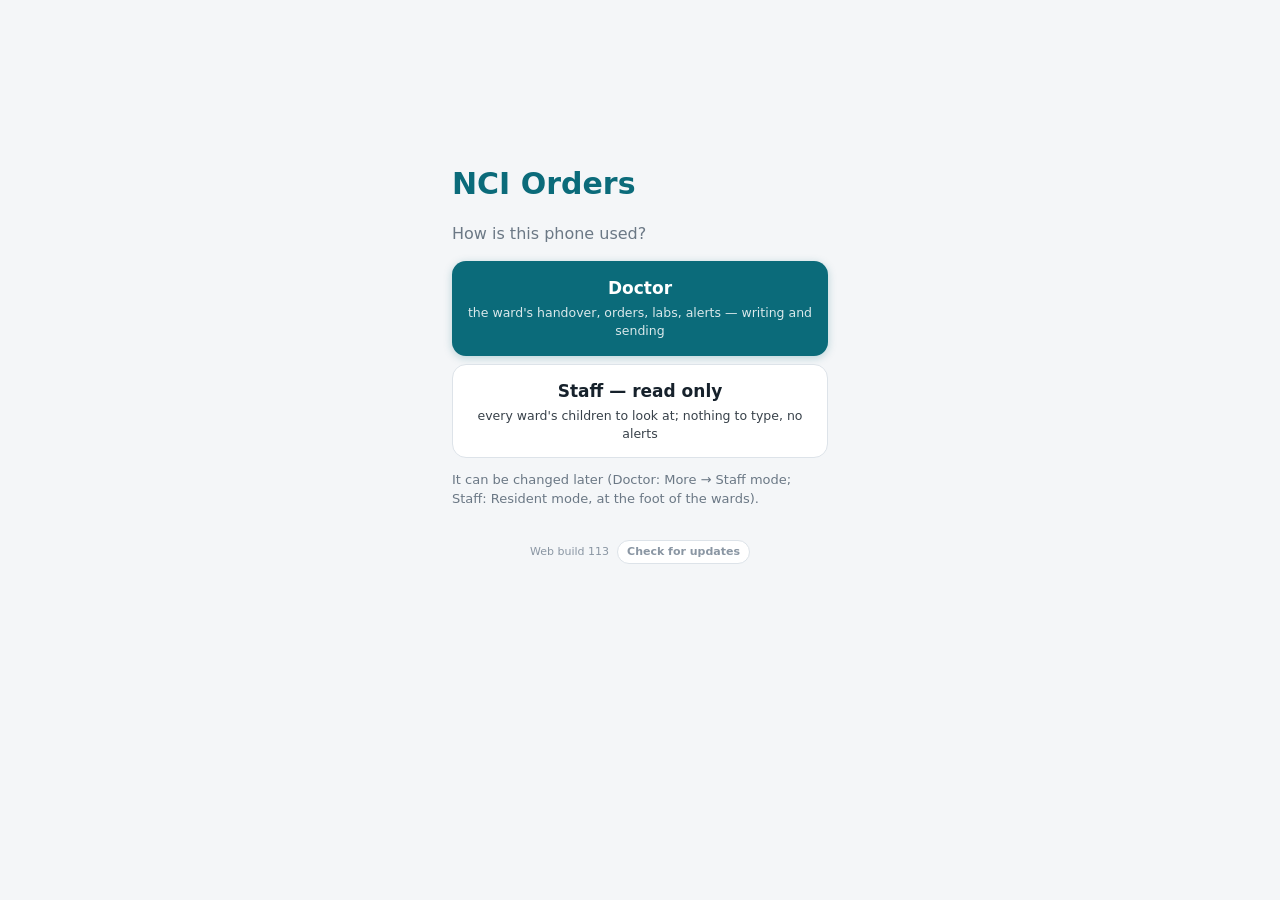
<file: index.html>
<!doctype html>
<html lang="en">
<head>
<meta charset="utf-8">
<meta name="viewport" content="width=device-width, initial-scale=1, viewport-fit=cover">
<meta name="theme-color" content="#0d5f6b">
<title>NCI Orders</title>
<link rel="stylesheet" href="style.css">
<link rel="manifest" href="manifest.json">
<link rel="apple-touch-icon" href="icon-192.png">
<meta name="apple-mobile-web-app-capable" content="yes">
<meta name="apple-mobile-web-app-title" content="NCI Orders">
<meta name="referrer" content="no-referrer">
</head>
<body>
<main id="app"></main>
<div id="toast" class="toast"></div>
<!-- the desktop app's own rules, unchanged: copied in by build-www.js -->
<script src="lib/key.js"></script>
<script src="lib/build.js"></script>
<script src="lib/scrypt.js"></script>
<script src="lib/sheet.js"></script>
<script src="lib/ward.js"></script>
<script src="lib/schedule.js"></script>
<script src="lib/interactions-data.js"></script>
<script src="lib/interactions.js"></script>
<script src="lib/nutrition.js"></script>
<script src="lib/cloudsync.js"></script>
<script src="lib/phonelink.js"></script>
<script src="web-config.js"></script>
<script src="weblogin.js"></script>
<script src="google.js"></script>
<script src="supa.js"></script>
<script src="app.js"></script>
</body>
</html>
</file>
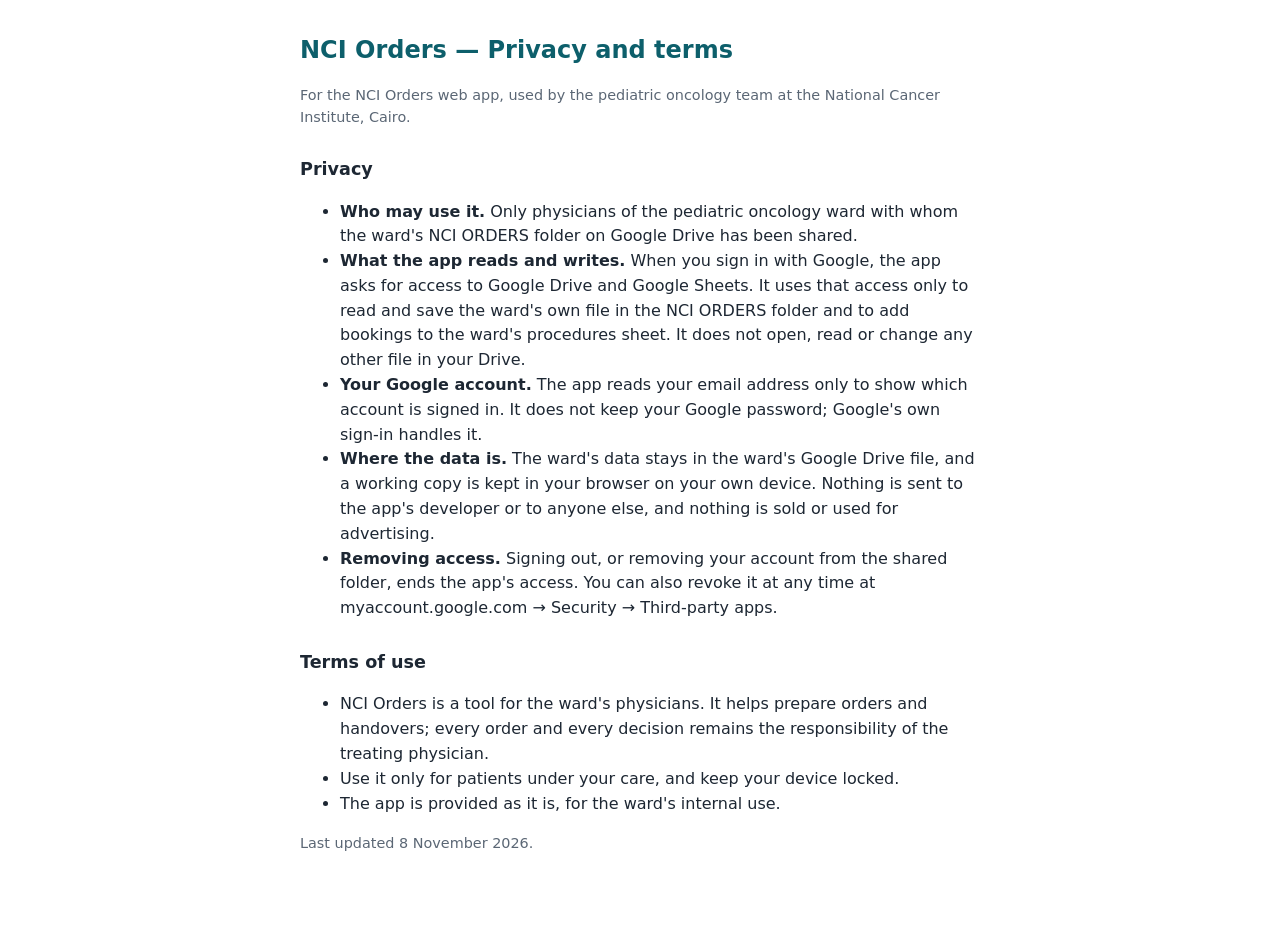
<file: privacy.html>
<!doctype html>
<html lang="en">
<head>
<meta charset="utf-8">
<meta name="viewport" content="width=device-width, initial-scale=1">
<title>NCI Orders — Privacy and terms</title>
<style>
  :root { --bg: #ffffff; --fg: #1d2733; --dim: #5b6775; --accent: #0d5f6b; }
  @media (prefers-color-scheme: dark) { :root { --bg: #11161c; --fg: #e6edf3; --dim: #9aa7b4; --accent: #5fc3cf; } }
  body { margin: 0; background: var(--bg); color: var(--fg); font: 16px/1.55 system-ui, -apple-system, "Segoe UI", sans-serif; }
  main { max-width: 680px; margin: 0 auto; padding: 32px 16px 64px; }
  h1 { font-size: 1.5rem; margin: 0 0 4px; color: var(--accent); }
  h2 { font-size: 1.1rem; margin: 28px 0 6px; }
  p, li { color: var(--fg); }
  .dim { color: var(--dim); font-size: .9rem; }
</style>
</head>
<body>
<main>
  <h1>NCI Orders — Privacy and terms</h1>
  <p class="dim">For the NCI Orders web app, used by the pediatric oncology team at the National Cancer Institute, Cairo.</p>

  <h2 id="privacy">Privacy</h2>
  <ul>
    <li><b>Who may use it.</b> Only physicians of the pediatric oncology ward with whom the ward's NCI ORDERS folder on Google Drive has been shared.</li>
    <li><b>What the app reads and writes.</b> When you sign in with Google, the app asks for access to Google Drive and Google Sheets. It uses that access only to read and save the ward's own file in the NCI ORDERS folder and to add bookings to the ward's procedures sheet. It does not open, read or change any other file in your Drive.</li>
    <li><b>Your Google account.</b> The app reads your email address only to show which account is signed in. It does not keep your Google password; Google's own sign-in handles it.</li>
    <li><b>Where the data is.</b> The ward's data stays in the ward's Google Drive file, and a working copy is kept in your browser on your own device. Nothing is sent to the app's developer or to anyone else, and nothing is sold or used for advertising.</li>
    <li><b>Removing access.</b> Signing out, or removing your account from the shared folder, ends the app's access. You can also revoke it at any time at myaccount.google.com → Security → Third-party apps.</li>
  </ul>

  <h2 id="terms">Terms of use</h2>
  <ul>
    <li>NCI Orders is a tool for the ward's physicians. It helps prepare orders and handovers; every order and every decision remains the responsibility of the treating physician.</li>
    <li>Use it only for patients under your care, and keep your device locked.</li>
    <li>The app is provided as it is, for the ward's internal use.</li>
  </ul>

  <p class="dim">Last updated 8 November 2026.</p>
</main>
</body>
</html>
</file>
<file: style.css>
/* NCI Orders on a phone — one column, thumb-sized targets, the desktop's teal */
:root{--brand:#0d5f6b;--ink:#17242b;--muted:#5f6f78;--line:#dfe6ea;--bg:#f4f6f8;--card:#fff;
  --red:#a12622;--redbg:#fdecec;--amber:#8a5a00;--amberbg:#fdf6e7;--green:#226b3c;--greenbg:#e9f6ee;--teal:#0d5f6b;--tealbg:#e6f2f4}
*{box-sizing:border-box}
html,body{margin:0;background:var(--bg);color:var(--ink);font:16px/1.45 system-ui,-apple-system,'Segoe UI',Roboto,sans-serif;-webkit-text-size-adjust:100%}
body{padding-bottom:env(safe-area-inset-bottom)}
button{font:inherit;color:inherit;border:1px solid var(--line);background:#fff;border-radius:10px;padding:10px 14px;min-height:44px;cursor:pointer}
button.primary{background:var(--brand);border-color:var(--brand);color:#fff;font-weight:600}
button.big{width:100%;font-size:17px;padding:14px}
button.ghost{border:0;background:none;color:#fff;min-height:36px;padding:6px 8px}
input,select,textarea{font:inherit;width:100%;border:1px solid var(--line);border-radius:10px;padding:10px 12px;background:#fff;color:var(--ink);min-height:44px}
textarea{resize:vertical}
label{display:block;margin:10px 0;color:var(--muted);font-size:14px}
label>input,label>select,label>textarea{margin-top:4px;color:var(--ink);font-size:16px}
.dim{color:var(--muted)} .small{font-size:13px} .pad{padding:0 14px}
.err{color:var(--red);min-height:1em}
bdi{unicode-bidi:isolate}

.login{max-width:420px;margin:0 auto;padding:18vh 22px 22px}
.login h1{color:var(--brand);margin:0 0 4px;font-size:30px}

.bar{position:sticky;top:0;z-index:5;display:flex;align-items:center;gap:8px;background:var(--brand);color:#fff;
  padding:calc(10px + env(safe-area-inset-top)) 12px 10px}
.bar h2{flex:1;margin:0;font-size:18px;font-weight:600;overflow-wrap:anywhere}
.bar .back{background:none;border:0;color:#fff;font-size:30px;line-height:1;padding:0 8px;min-height:40px}
.syncbadge{font-size:12.5px;padding:5px 14px;color:var(--green);background:var(--greenbg)}
.syncbadge.warn{color:var(--amber);background:var(--amberbg)}

.actions{display:flex;gap:8px;padding:12px 12px 4px;flex-wrap:wrap}
.actions button{flex:1 1 140px}
.actions.sticky{position:sticky;bottom:0;background:var(--bg);padding:10px 12px calc(10px + env(safe-area-inset-bottom));border-top:1px solid var(--line)}
.note{margin:8px 12px;padding:10px 12px;border-radius:10px;background:var(--tealbg);color:var(--teal);font-size:14px;display:block;text-align:left}
.note.warn{background:var(--amberbg);color:var(--amber)}
.note.ok{background:var(--greenbg);color:var(--green);font-weight:600}
.note.wide{width:calc(100% - 24px);border:0}

.cards{display:grid;gap:10px;padding:10px 12px 24px}
.card{display:block;width:100%;text-align:left;background:var(--card);border-radius:14px;padding:12px;border:1px solid var(--line)}
.card .top{display:flex;align-items:center;gap:10px}
.room{min-width:30px;height:30px;border-radius:8px;background:var(--brand);color:#fff;font-weight:800;display:flex;align-items:center;justify-content:center}
.card .nm{font-weight:700;font-size:17px;overflow-wrap:anywhere}
.meta{color:var(--muted);font-size:13.5px;margin-top:4px}
.bdg{display:flex;flex-wrap:wrap;gap:6px;margin-top:8px}
.b{font-size:12.5px;padding:3px 9px;border-radius:12px}
.b-today{background:var(--tealbg);color:var(--teal)} .b-soon{background:#eef0fb;color:#3b4aa0}
.b-alarm{background:var(--redbg);color:var(--red);font-weight:600} .b-warn{background:var(--amberbg);color:var(--amber)}
.b-ok{background:var(--greenbg);color:var(--green)}

.pt{background:#fff;padding:12px 14px;border-bottom:1px solid var(--line)}
.sum{margin-top:8px;font-size:14px}
section{background:#fff;margin:10px 0;padding:12px 14px;border-top:1px solid var(--line);border-bottom:1px solid var(--line)}
section h3{margin:0 0 8px;font-size:13px;letter-spacing:.06em;text-transform:uppercase;color:var(--brand)}
.labs{font-family:ui-monospace,Menlo,Consolas,monospace;font-size:15px;background:var(--bg);border-radius:8px;padding:8px 10px;overflow-wrap:anywhere}
.labs .rf{background:#b3b3b3;font-weight:900;padding:0 2px}
.pre{white-space:pre-wrap;font-size:15px}
ul.orders,ul.list{list-style:none;margin:0 0 8px;padding:0}
ul.orders li,ul.list li{display:flex;gap:8px;align-items:center;justify-content:space-between;padding:8px 0;border-bottom:1px solid var(--line);font-size:15px}
ul.orders li span{flex:1;text-align:right}
ul.list li{display:block}
button.x{min-height:36px;padding:4px 10px;color:var(--red)}
.hits{display:grid;gap:6px;margin-top:6px}
.hits button{text-align:left}
details{margin:6px 0}
details summary{cursor:pointer;color:var(--brand);font-weight:600;padding:6px 0}
details.add input{margin:6px 0}
.chk{display:flex;gap:10px;align-items:flex-start;color:var(--ink);font-size:15px}
.chk input{width:22px;height:22px;min-height:0;flex:none;margin-top:2px}
.chk.inline{display:inline-flex;margin-right:14px}
.row{display:flex;flex-wrap:wrap}
.form{padding-top:6px;padding-bottom:30px}
.fx .labs{margin-top:4px}
.toast{position:fixed;left:50%;bottom:calc(20px + env(safe-area-inset-bottom));transform:translateX(-50%) translateY(20px);opacity:0;
  background:#17242b;color:#fff;padding:10px 16px;border-radius:12px;font-size:14px;transition:.2s;pointer-events:none;max-width:90vw;text-align:center}
.toast.show{opacity:1;transform:translateX(-50%) translateY(0)}

/* 7 November 2026: the week's temperatures */
.feverchart{display:block;width:100%;height:auto;margin:4px 0}

/* the web copy: Google's sign-in has expired */
.reconnect { position: sticky; top: 0; z-index: 20; display: flex; gap: 8px; align-items: center; justify-content: space-between;
  padding: 10px 12px; background: #fff3cd; color: #5c4400; border-bottom: 1px solid #e0c56e; font-size: 14px; }
.reconnect button { flex: none; }

/* ── 13 November 2026: the main PC's dot, loading, the message sheet, and a
   lighter, roomier look ── */
.pcdot{width:12px;height:12px;border-radius:50%;flex:none;box-shadow:0 0 0 2px rgba(255,255,255,.85)}
.pcdot.on{background:#34c759}
.pcdot.off{background:#f5b400}
body.loading .bar::after{content:'';position:absolute;left:0;bottom:0;height:3px;width:35%;background:#9fe3d6;border-radius:3px;animation:slide 1.1s ease-in-out infinite}
.bar{position:sticky}
@keyframes slide{0%{left:-35%}100%{left:100%}}
.spin{width:34px;height:34px;margin:14px auto 4px;border-radius:50%;border:4px solid var(--tealbg);border-top-color:var(--brand);animation:spin .8s linear infinite}
@keyframes spin{to{transform:rotate(360deg)}}
.sheetback{position:fixed;inset:0;z-index:50;background:rgba(16,28,38,.45);display:flex;align-items:flex-end;justify-content:center}
.sheetback[hidden]{display:none}
.sheet{width:100%;max-width:520px;background:#fff;border-radius:20px 20px 0 0;padding:22px 20px calc(18px + env(safe-area-inset-bottom));text-align:center;animation:up .18s ease-out}
.sheet h3{margin:6px 0 6px;font-size:19px}
.sheet p{color:var(--muted);margin:0 0 16px;font-size:15px}
.sheeticon{width:54px;height:54px;margin:0 auto;border-radius:50%;display:flex;align-items:center;justify-content:center;font-size:28px;background:var(--tealbg);color:var(--brand)}
.sheeticon.ok{background:var(--greenbg);color:var(--green);font-weight:800}
.sheeticon.warn{background:var(--amberbg);color:var(--amber);font-weight:800}
@keyframes up{from{transform:translateY(40px);opacity:0}to{transform:none;opacity:1}}
/* the look: softer cards, a header with depth, a two-column action grid */
.bar{background:linear-gradient(180deg,#0f6e7c,#0d5f6b);box-shadow:0 2px 10px rgba(13,95,107,.25)}
.card{border:0;box-shadow:0 1px 3px rgba(23,36,43,.08),0 4px 14px rgba(23,36,43,.05);transition:transform .08s}
.card:active{transform:scale(.985)}
.actions{display:grid;grid-template-columns:1fr 1fr;gap:8px}
.actions button{border:0;box-shadow:0 1px 3px rgba(23,36,43,.08);border-radius:14px;font-size:14.5px;text-align:left;padding:12px 14px;min-height:52px}
.actions button.primary{grid-column:1/-1}
.actions.sticky{display:flex}
button:active{filter:brightness(.95)}
.syncbadge{display:flex;align-items:center;gap:6px}

/* 14 November 2026: the build, at the foot of every screen */
.buildtag{text-align:center;font-size:11px;color:#8a96a3;padding:18px 0 22px;display:flex;justify-content:center;align-items:center;gap:8px}
.buildtag .buildchk{font-size:11px;padding:3px 9px;width:auto;min-height:0}

/* 15 November 2026: lab trends; chemo across the ward */
details.trend{margin-top:10px}
details.trend>summary{cursor:pointer;font-weight:600;color:#0d5f6b;padding:6px 0}
.trendwrap{overflow-x:auto;-webkit-overflow-scrolling:touch}
.trendtab{border-collapse:collapse;font-size:13px;font-variant-numeric:tabular-nums}
.trendtab th,.trendtab td{padding:4px 5px;text-align:right;white-space:nowrap;border-bottom:1px solid #e3e8ec}
.trendtab thead th{font-weight:500;color:#5b6773;font-size:12px}
.trendtab tbody th{text-align:left;color:#33404c}
.trendtab td.lo1{background:#fff4d6}
.trendtab td.lo2{background:#fde2e1;color:#a0221b;font-weight:600}
/* 19 November 2026, Dr Boulos: "make the left column of lab names fixed, still visible even if scrolled to the right"
   — the names stay put while the days scroll under them */
.trendtab tr>th:first-child{position:sticky;left:0;z-index:2;background:#fff;box-shadow:6px 0 6px -6px rgba(0,0,0,.25)}
.spark{display:block}
.spark path{fill:none;stroke:#0d5f6b;stroke-width:1.5}
.spark circle{fill:#0d5f6b}
h3.sec{margin:14px 16px 6px;font-size:15px}

/* 15 November 2026: what reached the main PC; rounding mode */
.csync{margin:8px 16px 0;padding:8px 12px;border-radius:10px;font-size:13px}
.csync.ok{background:#e7f5ec;color:#1d6b3a}
.csync.wait{background:#eef3fb;color:#284f86}
.csync.warn{background:#fff4d6;color:#7a5a00}
.csmall{color:#7a5a00}
.roundnav select{width:100%;font-size:15px;padding:8px}
.rtodo li{display:flex;justify-content:space-between;align-items:center}
.raddrow{display:flex;gap:8px;margin-top:6px}
.raddrow input{flex:1}
.raddrow button{width:auto}
.rquick{margin-top:8px}
.rquick button{border:0;cursor:pointer}
.rbtns{grid-template-columns:1fr 1fr}
.rhead{display:flex;align-items:center;gap:10px;margin-bottom:4px}
.rhead .room{flex:none;width:auto;min-width:32px;padding:2px 8px}
.rhead .nm{font-weight:700;font-size:17px}

/* ── 16 November 2026: a steadier, tidier phone ── */
.syncbadge{height:28px;padding:0 14px;display:flex;align-items:center;overflow:hidden;font-size:12.5px}
.syncbadge.tall{height:auto;padding:6px 14px}
.syncbadge.hidden{display:none}
.syncbadge .sbline{white-space:nowrap;overflow:hidden;text-overflow:ellipsis;display:block;width:100%}
body.loading .bar::after{opacity:.9}
html{scroll-behavior:auto;overflow-anchor:none}
/* the ward list's tiles */
.tiles{display:grid;grid-template-columns:repeat(5,1fr);gap:6px;padding:10px 10px 2px}
.tile{position:relative;display:flex;flex-direction:column;align-items:center;justify-content:center;gap:2px;min-height:58px;padding:6px 2px;border:0;border-radius:14px;
  background:#fff;box-shadow:0 1px 3px rgba(23,36,43,.08)}
.tile .ti{font-size:20px;line-height:1}
.tile .tl{font-size:11px;color:var(--muted);white-space:nowrap;overflow:hidden;text-overflow:ellipsis;max-width:100%}
.tile.on{background:var(--brand)} .tile.on .tl{color:#fff}
.tile.ready{box-shadow:0 0 0 2px var(--tealbg),0 1px 3px rgba(23,36,43,.08)}
.tile .tn{position:absolute;top:4px;right:8px;min-width:18px;height:18px;border-radius:9px;background:var(--red);color:#fff;font-size:11px;font-weight:700;display:flex;align-items:center;justify-content:center;padding:0 4px}
/* cards and sections */
.cards{gap:8px;padding:8px 10px 24px}
.card{border-radius:16px;padding:12px 14px}
.card .nm{font-size:16.5px}
.room{border-radius:9px;min-width:32px;height:32px;font-size:15px}
section{margin:8px 10px;border:0;border-radius:16px;box-shadow:0 1px 3px rgba(23,36,43,.07);padding:14px}
section h3{font-size:12px}
.pt{margin:8px 10px;border:0;border-radius:16px;box-shadow:0 1px 3px rgba(23,36,43,.07)}
textarea{border-radius:12px;font-size:16px;line-height:1.45}
textarea:focus,input:focus,select:focus{outline:2px solid var(--tealbg);border-color:var(--brand)}
.bar h2{font-size:17px}
/* rounding mode */
.rpt .rhead{display:flex;align-items:center;justify-content:center;gap:10px;margin:0}
.rpt .rhead .nm{font-weight:800;font-size:20px;text-align:center;flex:0 1 auto;overflow-wrap:anywhere}
.rpt .rhead .room{flex:none;width:auto;min-width:34px;padding:0 8px}
.rarrow{flex:none;border:0;background:var(--bg);border-radius:50%;width:38px;height:38px;min-height:0;padding:0;font-size:24px;line-height:1;color:var(--brand)}
.rarrow:first-child{margin-right:auto} .rarrow:last-child{margin-left:auto}
.rarrow:disabled{opacity:.3}
.rdots{display:flex;justify-content:center;gap:5px;margin:8px 0 2px;flex-wrap:wrap}
.rdots i{width:7px;height:7px;border-radius:50%;background:var(--line)}
.rdots i.done{background:#8fd0a8}
.rdots i.cur{background:var(--brand);transform:scale(1.35)}
.rjump{display:none;margin-top:8px}
.rjump.open{display:block}
.rmeta{text-align:center}
[hidden]{display:none!important}

/* ── 16 November 2026: the phone reconsidered — a bar under the thumb, the children as the screen ── */
:root{--bg:#f2f5f7;--ink:#14212a;--muted:#5d6c76;--line:#e2e8ec;--brand:#0c5d69;--shadow:0 1px 2px rgba(20,33,42,.06),0 6px 18px rgba(20,33,42,.06)}
body{padding-bottom:calc(78px + env(safe-area-inset-bottom))}
.bar{padding:calc(12px + env(safe-area-inset-top)) 14px 12px;border-radius:0 0 18px 18px}
.bar h2{font-size:18px;font-weight:700;letter-spacing:-.01em}
.wsearch{padding:12px 12px 2px}
.wsearch input{border:0;border-radius:14px;background:#fff;box-shadow:var(--shadow);padding:12px 14px;font-size:15.5px}
.tabbar{position:fixed;left:0;right:0;bottom:0;z-index:30;display:grid;grid-template-columns:repeat(5,1fr);gap:2px;background:rgba(255,255,255,.96);
  backdrop-filter:blur(10px);border-top:1px solid var(--line);padding:6px 6px calc(6px + env(safe-area-inset-bottom));box-shadow:0 -4px 18px rgba(20,33,42,.07)}
.tab{position:relative;display:flex;flex-direction:column;align-items:center;justify-content:center;gap:2px;border:0;background:none;border-radius:14px;min-height:54px;padding:4px 2px}
.tab .ti{font-size:21px;line-height:1}
.tab .tl{font-size:11px;font-weight:600;color:var(--muted);white-space:nowrap;overflow:hidden;text-overflow:ellipsis;max-width:100%}
.tab.on{background:var(--tealbg)} .tab.on .tl{color:var(--brand)}
.tab .tn{position:absolute;top:2px;right:calc(50% - 24px);min-width:18px;height:18px;border-radius:9px;background:var(--red);color:#fff;font-size:11px;font-weight:700;display:flex;align-items:center;justify-content:center;padding:0 4px}
.morepanel{margin:10px 12px 0;background:#fff;border-radius:18px;box-shadow:var(--shadow);padding:6px}
.mrow{display:flex;align-items:center;gap:12px;width:100%;text-align:left;border:0;background:none;border-radius:14px;padding:11px 12px;min-height:56px}
.mrow:active{background:var(--bg)}
.mrow .ti{flex:none;width:40px;height:40px;border-radius:12px;background:var(--tealbg);display:flex;align-items:center;justify-content:center;font-size:20px}
.mrow b{display:block;font-size:15.5px;font-weight:650}
.mrow small{display:block;color:var(--muted);font-size:12.5px;margin-top:1px}
.cards{gap:10px;padding:12px 12px 24px}
.card{border-radius:18px;padding:14px;box-shadow:var(--shadow);border-left:4px solid transparent}
.card.hot{border-left-color:#d6453f}
.card .nm{font-size:17px;letter-spacing:-.01em}
.room{border-radius:10px;min-width:34px;height:34px;font-size:15px;background:linear-gradient(160deg,#128090,#0c5d69)}
.b{font-size:12px;padding:4px 10px;border-radius:999px;font-weight:550}
section,.pt{border-radius:18px;box-shadow:var(--shadow)}
.two{display:grid;grid-template-columns:1fr 1fr;gap:10px}
.three{display:grid;grid-template-columns:1fr 1fr 1.2fr;gap:10px}
.toast{bottom:calc(92px + env(safe-area-inset-bottom))}
.buildtag{padding-bottom:10px}
.login{padding-bottom:0}

/* 16 November 2026: the labs screen — untick all; the order button always in its place */
.lbtools{display:flex;align-items:center;gap:8px;padding:8px 12px 0}
.lbtools button{min-height:36px;padding:6px 12px;font-size:13.5px;border-radius:999px}
.labsgo{position:fixed;left:0;right:0;bottom:calc(66px + env(safe-area-inset-bottom));z-index:25;padding:8px 12px;background:linear-gradient(180deg,rgba(242,245,247,0),var(--bg) 40%)}
.labdone{color:var(--green)} .labfail{color:var(--red)}

/* ── 16 November 2026: the bar always there (six), movement, and the buttons' scheme ── */
.tabbar{grid-template-columns:repeat(6,1fr)}
.tabbar[hidden]{display:none}
.tab{transition:background .18s ease,transform .12s ease}
.tab:active{transform:scale(.94)}
.tab .ti{transition:transform .2s cubic-bezier(.3,1.4,.5,1)}
.tab.on .ti{transform:translateY(-1px) scale(1.12)}
.tab .tdot{position:absolute;top:6px;right:calc(50% - 16px);width:8px;height:8px;border-radius:50%;background:#f0a020;box-shadow:0 0 0 2px #fff}
.tab .tn[hidden],.tab .tdot[hidden]{display:none}
body{padding-bottom:0}
body.hasbar{padding-bottom:calc(78px + env(safe-area-inset-bottom))}
body.hasbar .actions.sticky{bottom:calc(66px + env(safe-area-inset-bottom))}
/* the swipe between children */
#app.slideout-l{transition:transform .13s ease-in,opacity .13s ease-in;transform:translateX(-28%);opacity:0}
#app.slideout-r{transition:transform .13s ease-in,opacity .13s ease-in;transform:translateX(28%);opacity:0}
#app.slidein-r{animation:inR .24s cubic-bezier(.2,.8,.2,1)}
#app.slidein-l{animation:inL .24s cubic-bezier(.2,.8,.2,1)}
@keyframes inR{from{transform:translateX(30%);opacity:0}to{transform:none;opacity:1}}
@keyframes inL{from{transform:translateX(-30%);opacity:0}to{transform:none;opacity:1}}
@media (prefers-reduced-motion: reduce){#app.slideout-l,#app.slideout-r{transition:none;transform:none}#app.slidein-l,#app.slidein-r{animation:none}}
/* buttons: one scheme — filled for the one thing to do, tonal for the next, plain for the rest */
button{border-radius:14px;transition:transform .1s ease,box-shadow .15s ease,background .15s ease;font-weight:550}
button:active{transform:scale(.97)}
button.primary{background:linear-gradient(180deg,#12808f,#0c5d69);border-color:transparent;box-shadow:0 2px 8px rgba(12,93,105,.28)}
button.primary:disabled{opacity:.5;box-shadow:none}
button.sm{background:var(--tealbg);border-color:transparent;color:var(--brand)}
.actions button{background:#fff}
.actions button.primary{background:linear-gradient(180deg,#12808f,#0c5d69)}
button.x{background:var(--redbg);border-color:transparent;border-radius:999px}
.card{transition:transform .12s ease,box-shadow .15s ease}
.note{border-radius:14px}
.labs-pad{height:76px}
.actions.seg{grid-template-columns:1fr 1fr;padding-bottom:0}
.actions.seg button,.actions.seg button.primary{grid-column:auto;text-align:center;min-height:44px}

/* ── 16 November 2026, Dr Boulos: "good design but match colors of the windows app" — the PC's own
   palette (renderer/style.css :root): brand #0b6b7a / #08525e, ink #16212b, muted #6b7885, line #dde3e9,
   background #f4f6f8, accent #c1462f, ok #1f7a4d, warn #b7791f ── */
:root{--brand:#0b6b7a;--brand-d:#08525e;--ink:#16212b;--muted:#6b7885;--line:#dde3e9;--bg:#f4f6f8;--card:#fff;
  --teal:#0b6b7a;--tealbg:#e9f2f4;--red:#c1462f;--redbg:#fdf3f1;--amber:#b7791f;--amberbg:#fdf6e7;--green:#1f7a4d;--greenbg:#e8f5ee;
  --shadow:0 1px 3px rgba(16,32,48,.10),0 6px 18px rgba(16,32,48,.06)}
.bar{background:var(--brand);box-shadow:0 2px 10px rgba(16,32,48,.18)}
button.primary,.actions button.primary{background:var(--brand);box-shadow:0 2px 8px rgba(11,107,122,.25)}
button.primary:active{background:var(--brand-d)}
.room{background:var(--brand)}
.tabbar{grid-template-columns:repeat(5,1fr)}
.tab.on{background:var(--tealbg)} .tab.on .tl{color:var(--brand)}
.card.hot{border-left-color:var(--red)}
.tab .tn{background:var(--red)}
.tab .tdot{background:var(--amber)}
.spark path{stroke:var(--brand)} .spark circle{fill:var(--brand)}
textarea:focus,input:focus,select:focus{outline:none;border-color:var(--brand);box-shadow:0 0 0 3px rgba(11,107,122,.12)}

/* ── 16 November 2026: the round's pages side by side; a bar that stays put ── */
#app.slideout-l,#app.slideout-r{transition:none;transform:none;opacity:1}
#app.slidein-l,#app.slidein-r{animation:none}
/* the bar is its own layer and solid: it does not blink while the page under it is drawn or loading */
.tabbar{background:#fff;backdrop-filter:none;-webkit-backdrop-filter:none;transform:translateZ(0);will-change:transform;contain:layout paint}

/* ── 17 November 2026: the round — the bar of dots still, the child's page sliding ── */
.rbar{display:flex;align-items:center;gap:10px;padding:10px 12px 4px}
.rbar .rarrow{margin:0}
.rbar .rdots{flex:1;margin:0;justify-content:center}
.rdots i{transition:transform .2s cubic-bezier(0.23,1,0.32,1),background-color .2s ease}
.rview{position:relative;overflow:hidden;touch-action:pan-y}
.rslide{will-change:transform;backface-visibility:hidden}
.rview .rghost{position:absolute;top:0;left:0;width:100%;pointer-events:none}
.rpt .rhead{justify-content:center}
@media (prefers-reduced-motion: reduce){.rslide{transition:none!important}}

/* ── 17 November 2026: the loading strip of its own; the patient page slides like the round ── */
#loadStrip{position:fixed;left:0;right:0;top:0;height:3px;z-index:60;pointer-events:none;overflow:hidden;opacity:0;transition:opacity .2s ease}
#loadStrip.on{opacity:1}
#loadStrip::after{content:'';position:absolute;top:0;bottom:0;left:-35%;width:35%;background:#9fe3d6;border-radius:3px}
#loadStrip.on::after{animation:slide 1.1s ease-in-out infinite}
body.loading .bar::after{display:none}
#pView{min-height:60vh}

/* 22 November 2026: the to-do, ticked and added to */
.todocard{display:block;text-align:left}
.todocard .linkish{background:none;border:none;padding:0;display:flex;gap:8px;align-items:center;width:100%;text-align:left;font:inherit;color:inherit}
.todoline{background:none;border:none;padding:6px 0;font:inherit;color:inherit;text-align:start;width:100%;cursor:pointer}
.todoline.done{color:#5f6f78}
.todoline .tick{color:#1a7f37;margin-inline-start:6px}
.todoadd{display:flex;gap:6px;margin-top:6px}
.todoadd input{flex:1;min-width:0}

/* 22 November 2026: labs as plain text; medications one a line; staff mode's antibiotics with their days */
.labs.plain{font-family:inherit;font-size:15px;background:none;border-radius:0;padding:0}
.list.meds li{padding:3px 0}
.staffabx li{display:flex;justify-content:space-between;align-items:center;gap:10px}
.staffabx .abxday{color:#7a2e00;font-weight:800;min-width:42px;text-align:right}
.list.todo li.done{color:#5f6f78}
.list.todo .tick{color:#1a7f37}

/* 22 November 2026: the first choice, and staff mode's wards */
.modepick .big{display:flex;flex-direction:column;align-items:center;gap:4px;width:100%;margin:8px 0}
.modepick .big small{font-weight:400;font-size:12.5px;opacity:.85}
.spass{display:flex;flex-direction:column;gap:8px;padding:12px 16px}

/* 22 November 2026: staff mode's bar — the floors */
.staffbar{position:fixed;left:0;right:0;bottom:0;z-index:40;display:flex;gap:6px;overflow-x:auto;background:#fff;
  border-top:1px solid var(--line);padding:6px 8px calc(6px + env(safe-area-inset-bottom));box-shadow:0 -4px 18px rgba(20,33,42,.07)}
.staffbar[hidden]{display:none}
.staffbar .floor{flex:0 0 auto;display:flex;flex-direction:column;align-items:center;padding:8px 12px;border-radius:12px;border:1px solid var(--line);
  background:#fff;font-weight:700;font-size:13px;white-space:nowrap}
.staffbar .floor.on{background:var(--brand);border-color:var(--brand);color:#fff}
.staffbar .floor.soon{opacity:.5}
.staffbar .floor small{font-weight:400;font-size:10.5px}
/* 22 November 2026: "make that a button called resident mode" — at the foot of the staff's wards */
.resmode{display:flex;flex-direction:column;align-items:center;gap:4px;border-radius:14px}
.resmode small{font-weight:400;font-size:12.5px;opacity:.85}
.lgstaff{display:flex;align-items:center;gap:8px;margin:4px 0 10px;font-size:15px}
.lgstaff input{width:auto;margin:0}

/* 25 November 2026: "Move to the new server" on a phone already signed in */
.sbmove{position:fixed;inset:0;z-index:90;background:rgba(16,28,38,.45);display:flex;align-items:center;justify-content:center;padding:16px}
.sbmove .sbbox{background:#fff;border-radius:14px;padding:18px;max-width:420px;width:100%;box-shadow:0 20px 60px rgba(0,0,0,.25)}
.sbmove h3{margin:0 0 8px}.sbmove input{width:100%;margin:8px 0}.sbmove .row{display:flex;gap:8px;justify-content:flex-end}
/* 27 November 2026: the alerts in groups — Labs by patient, then Fever */
.algroup{margin:14px 0 6px;font-size:16px}
.algroup:first-child{margin-top:4px}
.algroup-kid{margin:10px 0 4px;font-weight:650;font-size:14px;color:var(--brand,#0b6e78)}
</file>
